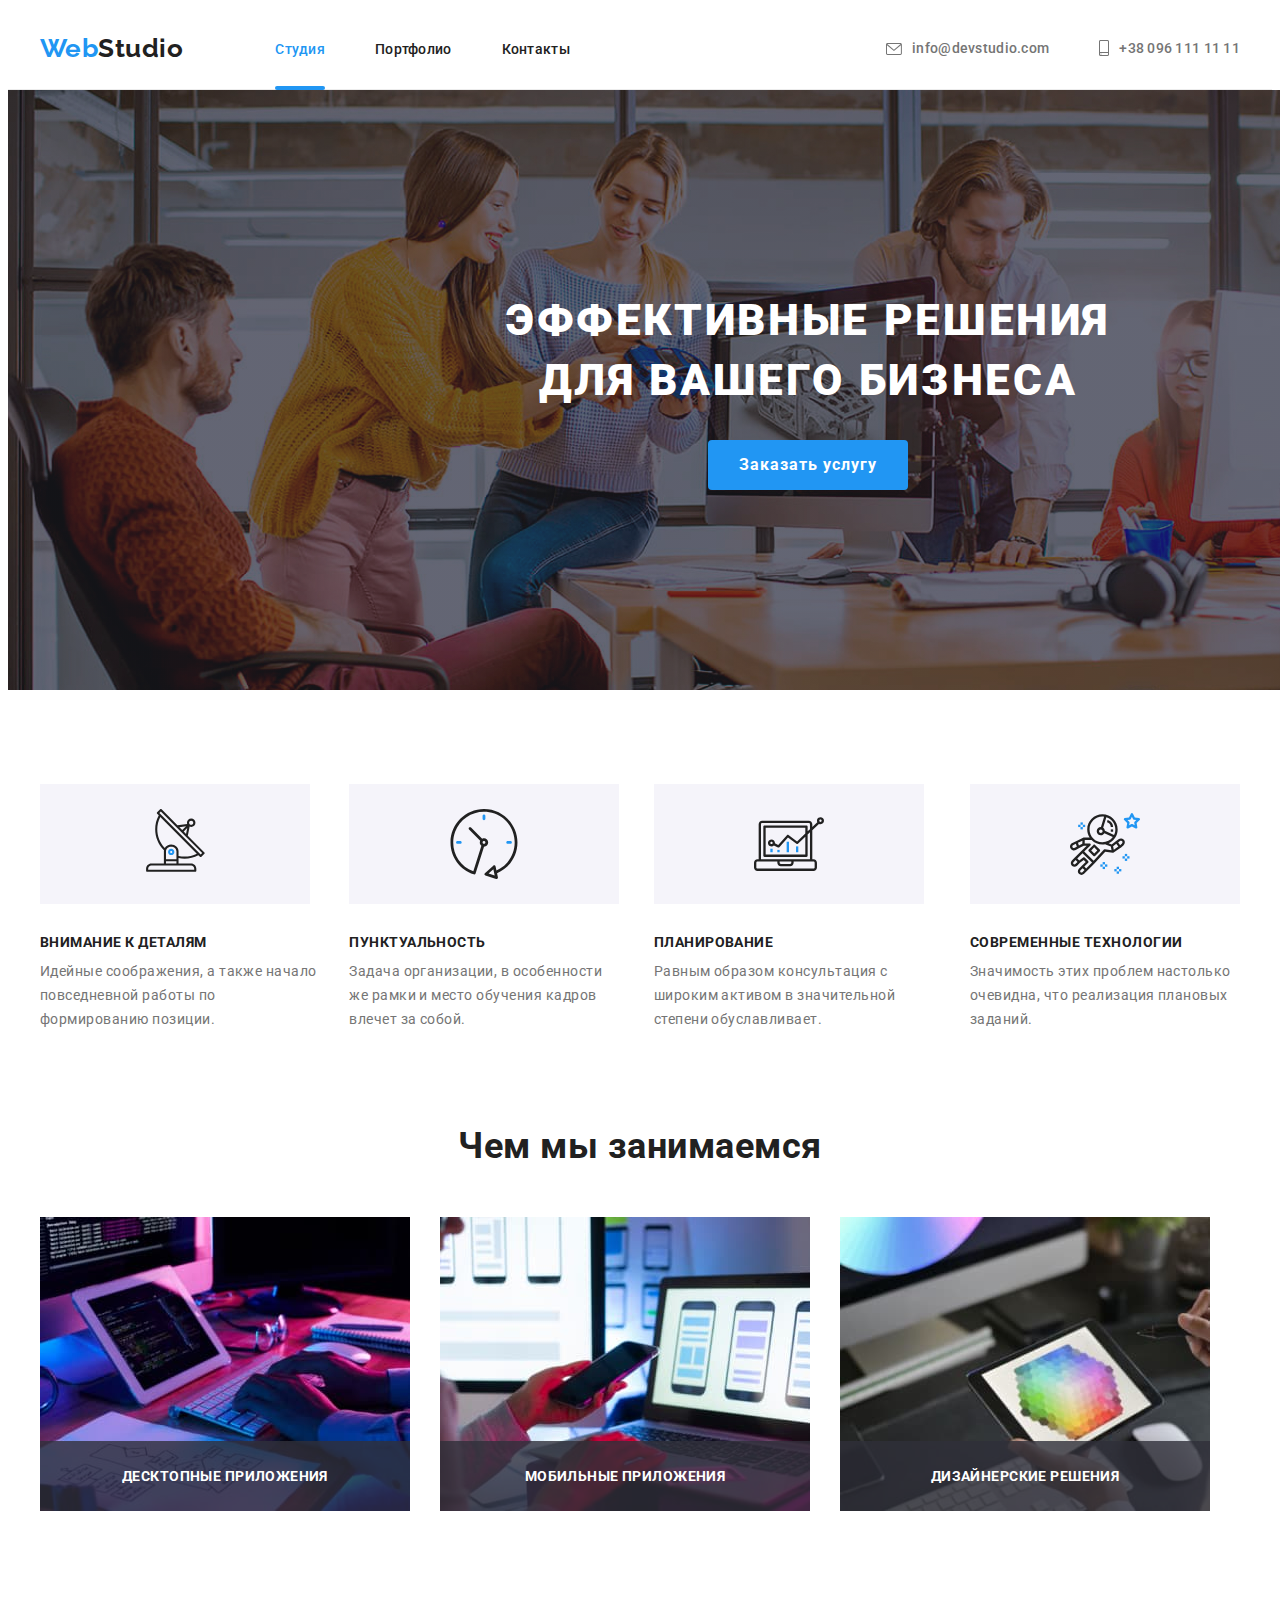
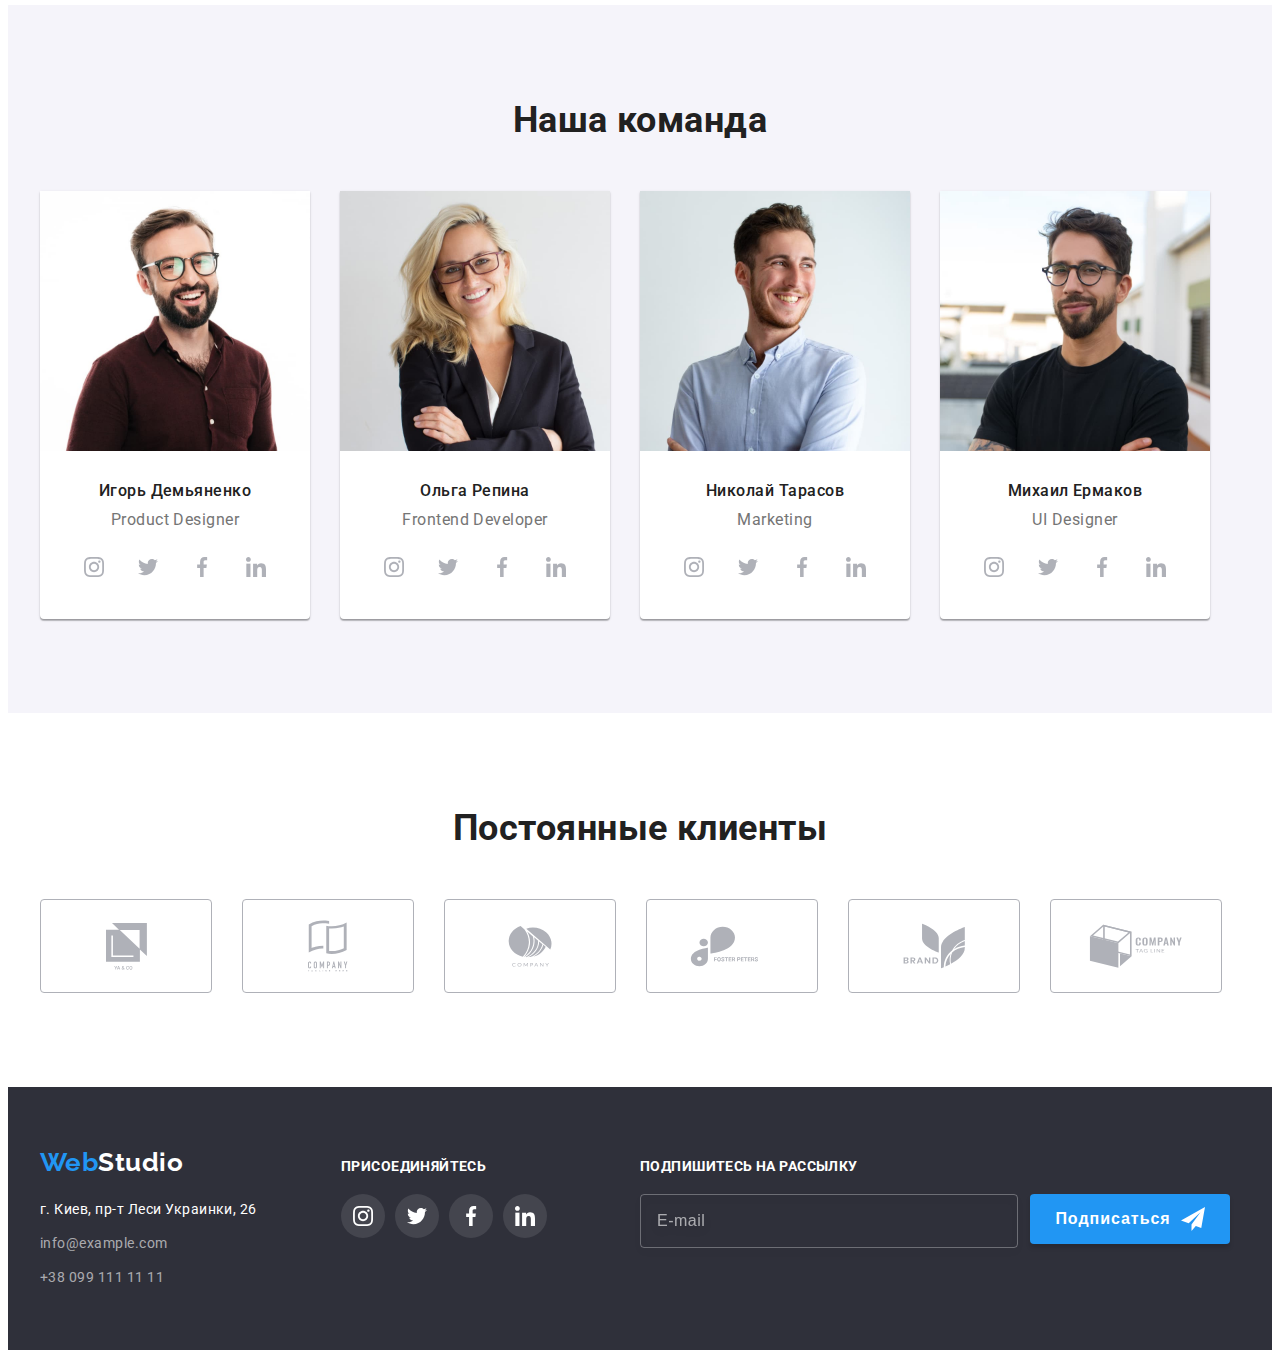
<file: index.html>
<!-- ОНО -->
<!DOCTYPE html>
<html lang="ru">
  <head>
    <meta charset="UTF-8" />
    <meta http-equiv="X-UA-Compatible" content="IE=edge" />
    <meta name="viewport" content="width=device-width, initial-scale=1.0" />
    <title>Web Studio</title>
    <link rel="preconnect" href="https://fonts.googleapis.com" />
    <link rel="preconnect" href="https://fonts.gstatic.com" crossorigin />
    <link
      href="https://fonts.googleapis.com/css2?family=Raleway:wght@700&family=Roboto:wght@400;500;700;900&display=swap"
      rel="stylesheet"
    />
    <link
      rel="stylesheet"
      href="https://cdnjs.cloudflare.com/ajax/libs/modern-normalize/1.1.0/modern-normalize.min.css"
      integrity="sha512-wpPYUAdjBVSE4KJnH1VR1HeZfpl1ub8YT/NKx4PuQ5NmX2tKuGu6U/JRp5y+Y8XG2tV+wKQpNHVUX03MfMFn9Q=="
      crossorigin="anonymous"
      referrerpolicy="no-referrer"
    />
    <link rel="stylesheet" href="./css/main.min.css" />
  </head>

  <body>
    <header class="header">
      <div class="conteiner header-container">
        <div class="main-nav-logo">
          <a class="logo-link logo-main link" href=""
            ><span class="logo-link_color_main">Web</span>Studio</a
          >
          <nav class="main-nav">
            <ul class="list main-nav-list">
              <li class="main-nav-item">
                <a class="main-nav-link link active" href="./index.html">Студия</a>
              </li>
              <li class="main-nav-item">
                <a class="main-nav-link link" href="./portfolio.html">Портфолио</a>
              </li>
              <li class="main-nav-item"><a class="main-nav-link link" href="">Контакты</a></li>
            </ul>
          </nav>
        </div>
        <ul class="list contacts-list">
          <li class="contacts-item">
            <a class="contacts-link link contacts-link-envelope" href="mailto:info@devstudio.com"
              ><svg class="icon-contacts icon-contacts-envelope" width="16" height="12">
                <use href="./images/sprite.svg#envelope"></use>
              </svg>
              info@devstudio.com
            </a>
          </li>
          <li class="contacts-item">
            <a class="contacts-link link" href="tel:+380961111111"
              ><svg class="icon-contacts icon-contacts-smartphone" width="10" height="16">
                <use href="./images/sprite.svg#smartphone"></use>
              </svg>
              +38 096 111 11 11
            </a>
          </li>
        </ul>
      </div>
    </header>
    <main>
      <section class="hero">
        <div class="conteiner hero-container">
          <h1 class="hero-title">Эффективные решения для вашего бизнеса</h1>
          <button class="hero-button" type="button" data-modal-open>Заказать услугу</button>
        </div>
      </section>

      <!-- START ПО МЕТОДОЛОГИИ BEM -->
      <section class="section">
        <div class="conteiner">
          <h1 class="visually-hidden">Lorem ipsum dolor, sit amet consectetur adipisicing elit.</h1>
          <ul class="icons-list list">
            <li class="icons-list__item">
              <div class="img-box">
                <svg class="img-box__icons" width="70" height="70">
                  <use href="./images/sprite.svg#antenna-1"></use>
                </svg>
              </div>
              <h3 class="subtitle">Внимание к деталям</h3>
              <p class="text">
                Идейные соображения, а также начало повседневной работы по формированию позиции.
              </p>
            </li>
            <li class="icons-list__item">
              <div class="img-box">
                <svg class="img-box__icons" width="70" height="70">
                  <use href="./images/sprite.svg#clock-1"></use>
                </svg>
              </div>
              <h3 class="subtitle">Пунктуальность</h3>
              <p class="text">
                Задача организации, в особенности же рамки и место обучения кадров влечет за собой.
              </p>
            </li>
            <li class="icons-list__item">
              <div class="img-box">
                <svg class="img-box__icons" width="70" height="70">
                  <use href="./images/sprite.svg#diagram-1"></use>
                </svg>
              </div>
              <h3 class="subtitle">Планирование</h3>
              <p class="text">
                Равным образом консультация с широким активом в значительной степени обуславливает.
              </p>
            </li>
            <li class="icons-list__item">
              <div class="img-box">
                <svg class="img-box__icons" width="70" height="70">
                  <use href="./images/sprite.svg#astronaut-1"></use>
                </svg>
              </div>
              <h3 class="subtitle">Современные технологии</h3>
              <p class="text">
                Значимость этих проблем настолько очевидна, что реализация плановых заданий.
              </p>
            </li>
          </ul>
        </div>
      </section>
      <!-- END ПО МЕТОДОЛОГИИ BEM -->

      <section class="section section-intro">
        <div class="conteiner">
          <h2 class="title_margin-b_50 title">Чем мы занимаемся</h2>
          <ul class="list list-intro-img">
            <li class="intro-img-item">
              <img
                class="intro-img"
                src="./images/img-1.jpg"
                alt="написание кода"
                width="370"
                height="294"
              />
              <p class="intro-text-overlay">Десктопные приложения</p>
            </li>
            <li class="intro-img-item">
              <img
                class="intro-img"
                src="./images/img-2.jpg"
                alt="разработка дизайна"
                width="370"
                height="294"
              />
              <p class="intro-text-overlay">Мобильные приложения</p>
            </li>
            <li class="intro-img-item">
              <img
                class="intro-img"
                src="./images/img-3.jpg"
                alt="палитра подбора цветов"
                width="370"
                height="294"
              />
              <p class="intro-text-overlay">Дизайнерские решения</p>
            </li>
          </ul>
        </div>
      </section>

      <!-- START ПО МЕТОДОЛОГИИ BEM -->
      <section class="section section-command">
        <div class="conteiner">
          <h2 class="title title_margin-b_50">Наша команда</h2>
          <ul class="command-list command-list_gap_30 list">
            <li class="command-list__item">
              <img src="./images/img-2-1.jpg" alt="молодой мужчина" width="270" height="260" />
              <div class="command-name">
                <h3 class="command-name__subtitle">Игорь Демьяненко</h3>
                <p class="command-name__text" lang="en">Product Designer</p>
                <ul class="command-icon-list command-icon-list_gap_10 list">
                  <li>
                    <a href="" class="command-icon-list__link link">
                      <svg class="command-icon-list__icon" width="20" height="20">
                        <use href="./images/sprite.svg#instagram"></use>
                      </svg>
                    </a>
                  </li>
                  <li>
                    <a href="" class="command-icon-list__link link">
                      <svg class="command-icon-list__icon" width="20" height="20">
                        <use href="./images/sprite.svg#twitter"></use>
                      </svg>
                    </a>
                  </li>
                  <li>
                    <a href="" class="command-icon-list__link link">
                      <svg class="command-icon-list__icon" width="20" height="20">
                        <use href="./images/sprite.svg#facebook"></use>
                      </svg>
                    </a>
                  </li>
                  <li>
                    <a href="" class="command-icon-list__link link">
                      <svg class="command-icon-list__icon" width="20" height="20">
                        <use href="./images/sprite.svg#linkedin"></use>
                      </svg>
                    </a>
                  </li>
                </ul>
              </div>
            </li>
            <li class="command-list__item">
              <img src="./images/img-2-2.jpg" alt="молодая женщина" width="270" height="260" />
              <div class="command-name">
                <h3 class="command-name__subtitle">Ольга Репина</h3>
                <p class="command-name__text" lang="en">Frontend Developer</p>
                <ul class="command-icon-list command-icon-list_gap_10 list">
                  <li>
                    <a href="" class="command-icon-list__link link">
                      <svg class="command-icon-list__icon" width="20" height="20">
                        <use href="./images/sprite.svg#instagram"></use>
                      </svg>
                    </a>
                  </li>
                  <li>
                    <a href="" class="command-icon-list__link link">
                      <svg class="command-icon-list__icon" width="20" height="20">
                        <use href="./images/sprite.svg#twitter"></use>
                      </svg>
                    </a>
                  </li>
                  <li>
                    <a href="" class="command-icon-list__link link">
                      <svg class="command-icon-list__icon" width="20" height="20">
                        <use href="./images/sprite.svg#facebook"></use>
                      </svg>
                    </a>
                  </li>
                  <li>
                    <a href="" class="command-icon-list__link link">
                      <svg class="command-icon-list__icon" width="20" height="20">
                        <use href="./images/sprite.svg#linkedin"></use>
                      </svg>
                    </a>
                  </li>
                </ul>
              </div>
            </li>
            <li class="command-list__item">
              <img src="./images/img-2-3.jpg" alt="молодой мужчина" width="270" height="260" />
              <div class="command-name">
                <h3 class="command-name__subtitle">Николай Тарасов</h3>
                <p class="command-name__text" lang="en">Marketing</p>
                <ul class="command-icon-list command-icon-list_gap_10 list">
                  <li>
                    <a href="" class="link command-icon-list__link">
                      <svg class="command-icon-list__icon" width="20" height="20">
                        <use href="./images/sprite.svg#instagram"></use>
                      </svg>
                    </a>
                  </li>
                  <li>
                    <a href="" class="link command-icon-list__link">
                      <svg class="command-icon-list__icon" width="20" height="20">
                        <use href="./images/sprite.svg#twitter"></use>
                      </svg>
                    </a>
                  </li>
                  <li>
                    <a href="" class="link command-icon-list__link">
                      <svg class="command-icon-list__icon" width="20" height="20">
                        <use href="./images/sprite.svg#facebook"></use>
                      </svg>
                    </a>
                  </li>
                  <li>
                    <a href="" class="link command-icon-list__link">
                      <svg class="command-icon-list__icon" width="20" height="20">
                        <use href="./images/sprite.svg#linkedin"></use>
                      </svg>
                    </a>
                  </li>
                </ul>
              </div>
            </li>
            <li class="command-list__item">
              <img src="./images/img-2-4.jpg" alt="молодой мужчина" width="270" height="260" />
              <div class="command-name">
                <h3 class="command-name__subtitle">Михаил Ермаков</h3>
                <p class="command-name__text" lang="en">UI Designer</p>
                <ul class="command-icon-list command-icon-list_gap_10 list">
                  <li>
                    <a href="" class="link command-icon-list__link">
                      <svg class="command-icon-list__icon" width="20" height="20">
                        <use href="./images/sprite.svg#instagram"></use>
                      </svg>
                    </a>
                  </li>
                  <li>
                    <a href="" class="link command-icon-list__link">
                      <svg class="command-icon-list__icon" width="20" height="20">
                        <use href="./images/sprite.svg#twitter"></use>
                      </svg>
                    </a>
                  </li>
                  <li>
                    <a href="" class="link command-icon-list__link">
                      <svg class="command-icon-list__icon" width="20" height="20">
                        <use href="./images/sprite.svg#facebook"></use>
                      </svg>
                    </a>
                  </li>
                  <li>
                    <a href="" class="link command-icon-list__link">
                      <svg class="command-icon-list__icon" width="20" height="20">
                        <use href="./images/sprite.svg#linkedin"></use>
                      </svg>
                    </a>
                  </li>
                </ul>
              </div>
            </li>
          </ul>
        </div>
      </section>
      <!-- END ПО МЕТОДОЛОГИИ BEM -->

      <section class="section">
        <div class="conteiner">
          <h2 class="title_margin-b_50 title">Постоянные клиенты</h2>
          <ul class="clients-icon-list list">
            <li class="clients-item">
              <a href="" class="link clients-link">
                <svg class="clients-icon" width="41" height="47">
                  <use href="./images/sprite.svg#group"></use>
                </svg>
              </a>
            </li>
            <li class="clients-item">
              <a href="" class="link clients-link">
                <svg class="clients-icon" width="40" height="52">
                  <use href="./images/sprite.svg#group-1"></use>
                </svg>
              </a>
            </li>
            <li class="clients-item">
              <a href="" class="link clients-link">
                <svg class="clients-icon" width="44" height="42">
                  <use href="./images/sprite.svg#group-2"></use>
                </svg>
              </a>
            </li>
            <li class="clients-item">
              <a href="" class="link clients-link">
                <svg class="clients-icon" width="85" height="41">
                  <use href="./images/sprite.svg#group-3"></use>
                </svg>
              </a>
            </li>
            <li class="clients-item">
              <a href="" class="link clients-link">
                <svg class="clients-icon" width="63" height="46">
                  <use href="./images/sprite.svg#group-4"></use>
                </svg>
              </a>
            </li>
            <li class="clients-item">
              <a href="" class="link clients-link">
                <svg class="clients-icon" width="94" height="44">
                  <use href="./images/sprite.svg#group-5"></use>
                </svg>
              </a>
            </li>
          </ul>
        </div>
      </section>
    </main>
    <footer class="footer">
      <div class="all-footer-wrapper conteiner">
        <div class="footer-address">
          <a class="logo-link logo-footer link" href=""
            ><span class="logo-link_color_main">Web</span>Studio</a
          >
          <address class="address">
            <p class="address-place">г. Киев, пр-т Леси Украинки, 26</p>
            <ul class="address-list list">
              <li class="address-item">
                <a class="address-link link" href="mailto:info@example.com">info@example.com</a>
              </li>
              <li class="address-item">
                <a class="address-link link" href="tel:+380991111111">+38 099 111 11 11</a>
              </li>
            </ul>
          </address>
        </div>
        <div class="footer-icon">
          <p class="footer-text">Присоединяйтесь</p>
          <ul class="footer-icon-list list">
            <li class="footer-icon-item">
              <a href="" class="link footer-icon-link">
                <svg class="footer-icon-img" width="20" height="20">
                  <use href="./images/sprite.svg#instagram"></use>
                </svg>
              </a>
            </li>
            <li class="footer-icon-item">
              <a href="" class="link footer-icon-link">
                <svg class="footer-icon-img" width="20" height="20">
                  <use href="./images/sprite.svg#twitter"></use>
                </svg>
              </a>
            </li>
            <li class="footer-icon-item">
              <a href="" class="link footer-icon-link">
                <svg class="footer-icon-img" width="20" height="20">
                  <use href="./images/sprite.svg#facebook"></use>
                </svg>
              </a>
            </li>
            <li class="footer-icon-item">
              <a href="" class="link footer-icon-link">
                <svg class="footer-icon-img" width="20" height="20">
                  <use href="./images/sprite.svg#linkedin"></use>
                </svg>
              </a>
            </li>
          </ul>
        </div>
        <div class="footer-form-wrapper">
          <p class="footer-text">Подпишитесь на рассылку</p>
          <form class="footer-form">
            <input class="email-footer" type="email" name="email-footer" placeholder="E-mail" />
            <button type="submit" class="subscribe-btn-footer">
              Подписаться
              <svg class="footer-icon-btn" width="24" height="24">
                <use href="./images/sprite.svg#icon-send"></use>
              </svg>
            </button>
          </form>
        </div>
      </div>
    </footer>
    <div class="backdrop is-hidden" data-modal>
      <div class="modal">
        <button class="modal-close-button button" type="button" data-modal-close>
          <svg class="close-icon" width="18" height="18">
            <use href="./images/sprite.svg#icon-close-black"></use>
          </svg>
        </button>
        <form class="modal-form">
          <p class="modal-form-title">Оставьте свои данные, мы вам перезвоним</p>
          <label class="modal-form-field">
            <span class="modal-form-field-text">Имя</span>
            <span class="modal-form-wrapper">
              <input class="modal-form-input" type="text" name="name" />
              <svg class="modal-form-icon" width="18" height="18">
                <use href="./images/sprite.svg#person-modal-form"></use>
              </svg>
            </span>
          </label>
          <label class="modal-form-field">
            <span class="modal-form-field-text">Телефон</span>
            <span class="modal-form-wrapper">
              <input class="modal-form-input" type="tel" name="phone" />
              <svg class="modal-form-icon" width="18" height="18">
                <use href="./images/sprite.svg#phone-modal-form"></use>
              </svg>
            </span>
          </label>
          <label class="modal-form-field">
            <span class="modal-form-field-text">Почта</span>
            <span class="modal-form-wrapper">
              <input class="modal-form-input" type="email" name="email" />
              <svg class="modal-form-icon" width="18" height="18">
                <use href="./images/sprite.svg#email-modal-form"></use>
              </svg>
            </span>
          </label>
          <label class="modal-form-field-com">
            <span class="modal-form-field-text"> Комментарий</span>
            <textarea
              class="modal-form-input textarea-form-input"
              name="comment"
              placeholder="Введите текст"
            ></textarea>
          </label>
          <div class="policy-wrapper">
            <input
              class="policy-checkbox-input"
              type="checkbox"
              id="policy-checkbox"
              name="policy-checkbox"
            />
            <label class="policy-checkbox-text" for="policy-checkbox">
              Соглашаюсь с рассылкой и принимаю&nbsp;
              <a class="link policy-checkbox-link" href=""
                ><span class="policy-checkbox-link-class"> Условия договора</span></a
              >
            </label>
          </div>
          <button class="button-submit-input" type="submit">Отправить</button>
        </form>
      </div>
    </div>
    <script src="./modal.js"></script>
  </body>
</html>
</file>
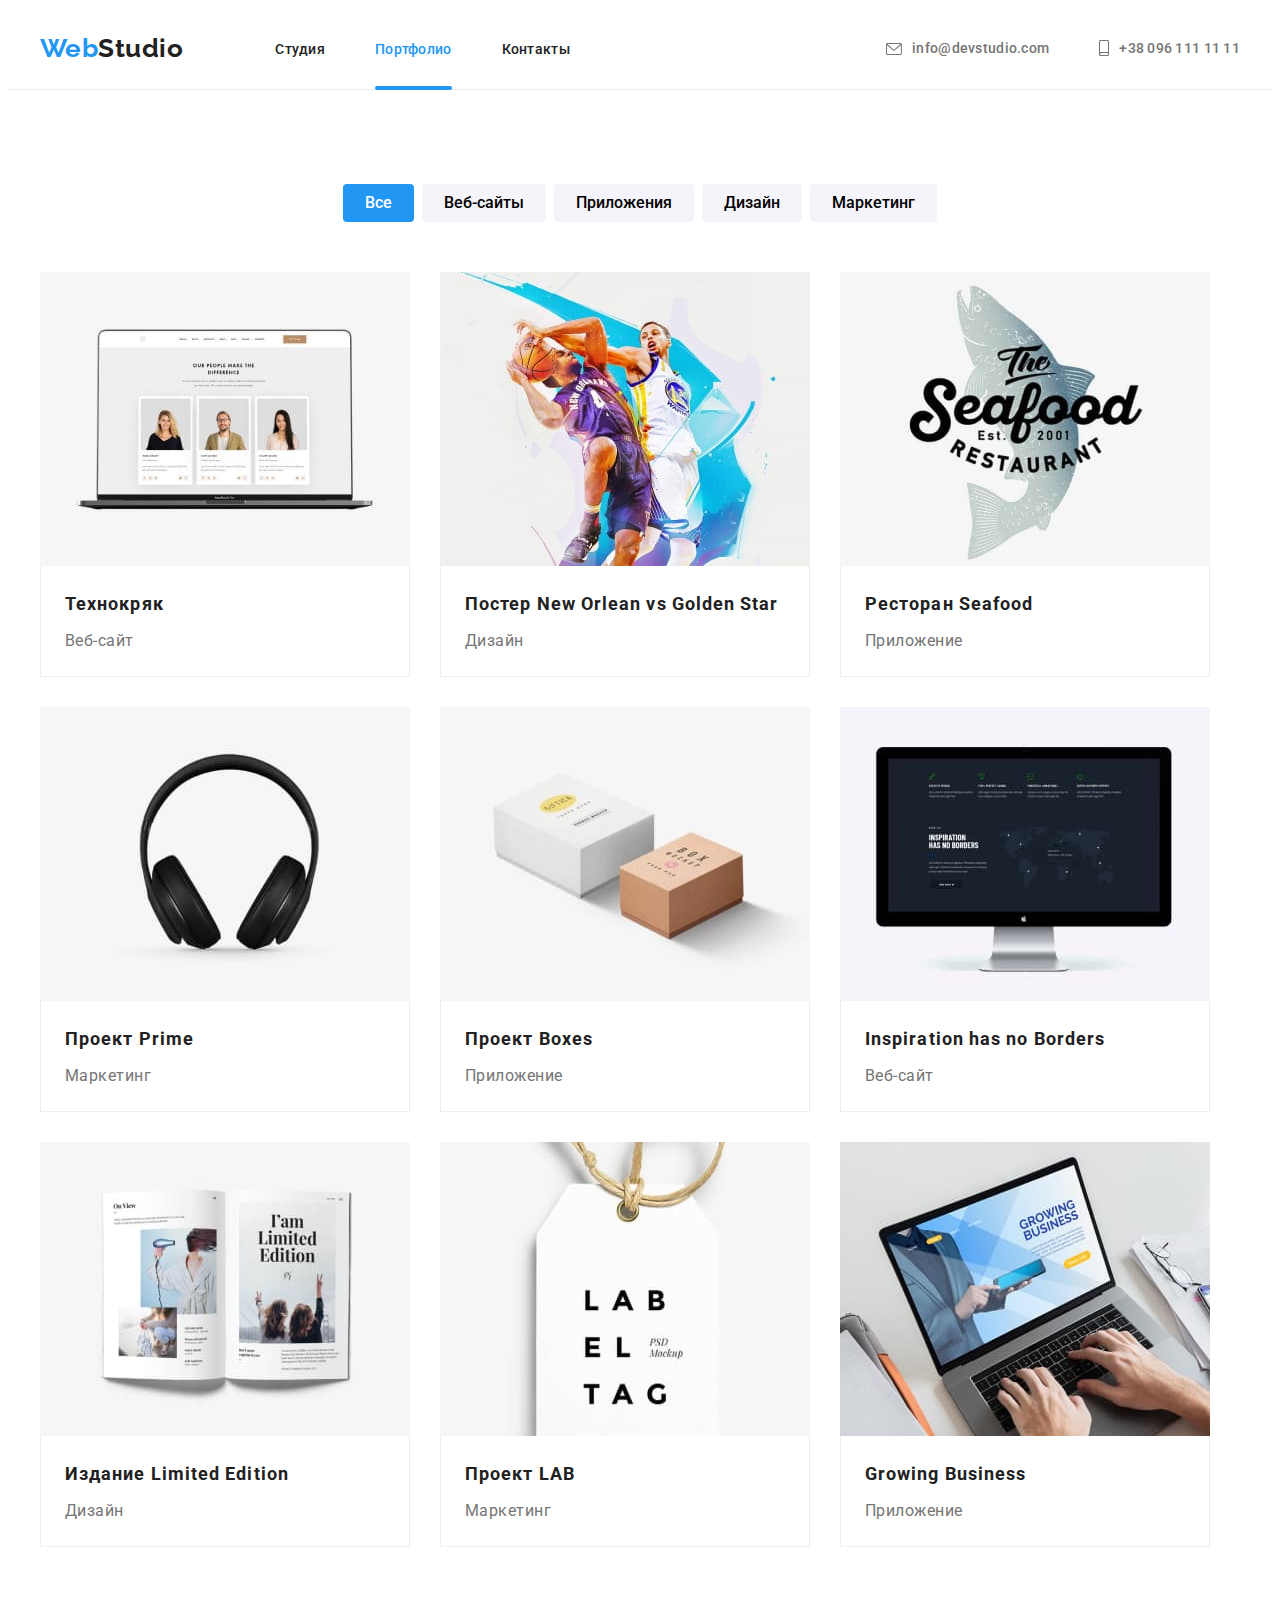
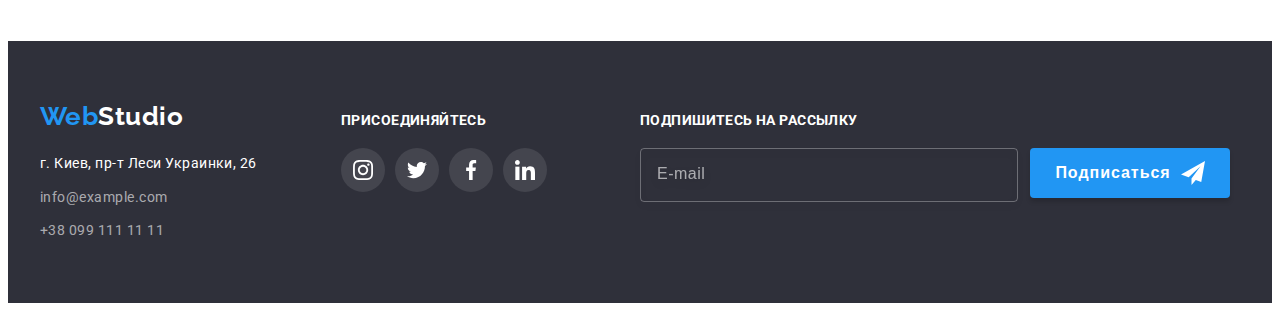
<file: portfolio.html>
<!DOCTYPE html>
<html lang="ru">
  <head>
    <meta charset="UTF-8" />
    <meta http-equiv="X-UA-Compatible" content="IE=edge" />
    <meta name="viewport" content="width=device-width, initial-scale=1.0" />
    <title>Web Studio</title>
    <link
      href="https://fonts.googleapis.com/css2?family=Raleway:wght@700&family=Roboto:wght@400;500;700;900&display=swap"
      rel="stylesheet"
    />
    <link
      rel="stylesheet"
      href="https://cdnjs.cloudflare.com/ajax/libs/modern-normalize/1.1.0/modern-normalize.min.css"
      integrity="sha512-wpPYUAdjBVSE4KJnH1VR1HeZfpl1ub8YT/NKx4PuQ5NmX2tKuGu6U/JRp5y+Y8XG2tV+wKQpNHVUX03MfMFn9Q=="
      crossorigin="anonymous"
      referrerpolicy="no-referrer"
    />
    <link rel="stylesheet" href="./css/main.min.css" />
  </head>

  <body>
    <header class="header">
      <div class="conteiner header-container">
        <div class="main-nav-logo">
          <a class="logo-link logo-main link" href=""
            ><span class="logo-link_color_main">Web</span>Studio</a
          >
          <nav class="main-nav">
            <ul class="list main-nav-list">
              <li class="main-nav-item">
                <a class="main-nav-link link" href="./index.html">Студия</a>
              </li>
              <li class="main-nav-item">
                <a class="main-nav-link link active" href="./portfolio.html">Портфолио</a>
              </li>
              <li class="main-nav-item"><a class="main-nav-link link" href="">Контакты</a></li>
            </ul>
          </nav>
        </div>
        <ul class="list contacts-list">
          <li class="contacts-item">
            <a class="contacts-link link contacts-link-envelope" href="mailto:info@devstudio.com"
              ><svg class="icon-contacts icon-contacts-envelope" width="16" height="12">
                <use href="./images/sprite.svg#envelope"></use>
              </svg>
              info@devstudio.com
            </a>
          </li>
          <li class="contacts-item">
            <a class="contacts-link link" href="tel:+380961111111"
              ><svg class="icon-contacts icon-contacts-smartphone" width="10" height="16">
                <use href="./images/sprite.svg#smartphone"></use>
              </svg>
              +38 096 111 11 11
            </a>
          </li>
        </ul>
      </div>
    </header>

    <main>
      <section class="section">
        <div class="conteiner">
          <h1 class="visually-hidden">Lorem ipsum dolor, sit amet consectetur adipisicing elit.</h1>
          <ul class="list portfolio-btn-list">
            <li class="portfolio-item"><button class="active-button" type="button">Все</button></li>
            <li class="portfolio-item">
              <button class="button-portfolio" type="button">Веб-сайты</button>
            </li>
            <li class="portfolio-item">
              <button class="button-portfolio" type="button">Приложения</button>
            </li>
            <li class="portfolio-item">
              <button class="button-portfolio" type="button">Дизайн</button>
            </li>
            <li class="portfolio-item">
              <button class="button-portfolio" type="button">Маркетинг</button>
            </li>
          </ul>
          <ul class="list portfolio-img-list">
            <li class="portfolio-img-item">
              <a class="link portfolio-img-link" href="">
                <div class="portfolio-img-wrapper">
                  <img
                    src="./images/second-1.jpg"
                    alt="Ноутбук с изображением людей"
                    width="370"
                    height="294"
                  />
                  <p class="all-text-overlay">
                    Ресурс предлагает комплексные предложения с разным уровнем функционала и
                    сервисов. Все это позволит посетителю получить исчерпывающие сведения о компании
                    или частном лице.
                  </p>
                </div>
                <div class="poster-description">
                  <h3 class="all-subtitle">Технокряк</h3>
                  <p class="all-text">Веб-сайт</p>
                </div>
              </a>
            </li>
            <li class="portfolio-img-item">
              <a class="link portfolio-img-link" href="">
                <div class="portfolio-img-wrapper">
                  <img
                    src="./images/second-2.jpg"
                    alt="Постер с баткетболистами"
                    width="370"
                    height="294"
                  />
                  <p class="all-text-overlay">
                    Ресурс предлагает комплексные предложения с разным уровнем функционала и
                    сервисов. Все это позволит посетителю получить исчерпывающие сведения о компании
                    или частном лице.
                  </p>
                </div>
                <div class="poster-description">
                  <h3 class="all-subtitle">
                    Постер <span lang="en">New Orlean vs Golden Star</span>
                  </h3>
                  <p class="all-text">Дизайн</p>
                </div>
              </a>
            </li>
            <li class="portfolio-img-item">
              <a class="link portfolio-img-link" href="">
                <div class="portfolio-img-wrapper">
                  <img src="./images/second-3.jpg" alt="Лого ресторана" width="370" height="294" />
                  <p class="all-text-overlay">
                    Ресурс предлагает комплексные предложения с разным уровнем функционала и
                    сервисов. Все это позволит посетителю получить исчерпывающие сведения о компании
                    или частном лице.
                  </p>
                </div>
                <div class="poster-description">
                  <h3 class="all-subtitle">Ресторан <span>Seafood</span></h3>
                  <p class="all-text">Приложение</p>
                </div>
              </a>
            </li>
            <li class="portfolio-img-item">
              <a class="link portfolio-img-link" href="">
                <div class="portfolio-img-wrapper">
                  <img src="./images/second-4.jpg" alt="Наушники" width="370" height="294" />
                  <p class="all-text-overlay">
                    Ресурс предлагает комплексные предложения с разным уровнем функционала и
                    сервисов. Все это позволит посетителю получить исчерпывающие сведения о компании
                    или частном лице.
                  </p>
                </div>
                <div class="poster-description">
                  <h3 class="all-subtitle">Проект <span>Prime</span></h3>
                  <p class="all-text">Маркетинг</p>
                </div>
              </a>
            </li>
            <li class="portfolio-img-item">
              <a class="link portfolio-img-link" href="">
                <div class="portfolio-img-wrapper">
                  <img src="./images/second-5.jpg" alt="Коробки" width="370" height="294" />
                  <p class="all-text-overlay">
                    Ресурс предлагает комплексные предложения с разным уровнем функционала и
                    сервисов. Все это позволит посетителю получить исчерпывающие сведения о компании
                    или частном лице.
                  </p>
                </div>
                <div class="poster-description">
                  <h3 class="all-subtitle">Проект <span>Boxes</span></h3>
                  <p class="all-text">Приложение</p>
                </div>
              </a>
            </li>
            <li class="portfolio-img-item">
              <a class="link portfolio-img-link" href="">
                <div class="portfolio-img-wrapper">
                  <img
                    src="./images/second-6.jpg"
                    alt="Веб-сайт на мониторе"
                    width="370"
                    height="294"
                  />
                  <p class="all-text-overlay">
                    Ресурс предлагает комплексные предложения с разным уровнем функционала и
                    сервисов. Все это позволит посетителю получить исчерпывающие сведения о компании
                    или частном лице.
                  </p>
                </div>
                <div class="poster-description">
                  <h3 class="all-subtitle" lang="en">Inspiration has no Borders</h3>
                  <p class="all-text">Веб-сайт</p>
                </div>
              </a>
            </li>
            <li class="portfolio-img-item">
              <a class="link portfolio-img-link" href="">
                <div class="portfolio-img-wrapper">
                  <img src="./images/second-7.jpg" alt="Разворот журнал" width="370" height="294" />
                  <p class="all-text-overlay">
                    Ресурс предлагает комплексные предложения с разным уровнем функционала и
                    сервисов. Все это позволит посетителю получить исчерпывающие сведения о компании
                    или частном лице.
                  </p>
                </div>
                <div class="poster-description">
                  <h3 class="all-subtitle">Издание <span>Limited Edition</span></h3>
                  <p class="all-text">Дизайн</p>
                </div>
              </a>
            </li>
            <li class="portfolio-img-item">
              <a class="link portfolio-img-link" href="">
                <div class="portfolio-img-wrapper">
                  <img src="./images/second-8.jpg" alt="Бирка от одежды" width="370" height="294" />
                  <p class="all-text-overlay">
                    Ресурс предлагает комплексные предложения с разным уровнем функционала и
                    сервисов. Все это позволит посетителю получить исчерпывающие сведения о компании
                    или частном лице.
                  </p>
                </div>
                <div class="poster-description">
                  <h3 class="all-subtitle">Проект <span>LAB</span></h3>
                  <p class="all-text">Маркетинг</p>
                </div>
              </a>
            </li>
            <li class="portfolio-img-item">
              <a class="link portfolio-img-link" href="">
                <div class="portfolio-img-wrapper">
                  <img
                    src="./images/second-9.jpg"
                    alt="Мужчина печатает на ноутбуке"
                    width="370"
                    height="294"
                  />
                  <p class="all-text-overlay">
                    Ресурс предлагает комплексные предложения с разным уровнем функционала и
                    сервисов. Все это позволит посетителю получить исчерпывающие сведения о компании
                    или частном лице.
                  </p>
                </div>
                <div class="poster-description">
                  <h3 class="all-subtitle" lang="en">Growing Business</h3>
                  <p class="all-text">Приложение</p>
                </div>
              </a>
            </li>
          </ul>
        </div>
      </section>
    </main>
    <footer class="footer">
      <div class="all-footer-wrapper conteiner">
        <div class="footer-address">
          <a class="logo-link logo-footer link" href=""
            ><span class="logo-link_color_main">Web</span>Studio</a
          >
          <address class="address">
            <p class="address-place">г. Киев, пр-т Леси Украинки, 26</p>
            <ul class="address-list list">
              <li class="address-item">
                <a class="address-link link" href="mailto:info@example.com">info@example.com</a>
              </li>
              <li class="address-item">
                <a class="address-link link" href="tel:+380991111111">+38 099 111 11 11</a>
              </li>
            </ul>
          </address>
        </div>
        <div class="footer-icon">
          <p class="footer-text">Присоединяйтесь</p>
          <ul class="footer-icon-list list">
            <li class="footer-icon-item">
              <a href="" class="link footer-icon-link">
                <svg class="footer-icon-img" width="20" height="20">
                  <use href="./images/sprite.svg#instagram"></use>
                </svg>
              </a>
            </li>
            <li class="footer-icon-item">
              <a href="" class="link footer-icon-link">
                <svg class="footer-icon-img" width="20" height="20">
                  <use href="./images/sprite.svg#twitter"></use>
                </svg>
              </a>
            </li>
            <li class="footer-icon-item">
              <a href="" class="link footer-icon-link">
                <svg class="footer-icon-img" width="20" height="20">
                  <use href="./images/sprite.svg#facebook"></use>
                </svg>
              </a>
            </li>
            <li class="footer-icon-item">
              <a href="" class="link footer-icon-link">
                <svg class="footer-icon-img" width="20" height="20">
                  <use href="./images/sprite.svg#linkedin"></use>
                </svg>
              </a>
            </li>
          </ul>
        </div>
        <div class="footer-form-wrapper">
          <p class="footer-text">Подпишитесь на рассылку</p>
          <form class="footer-form">
            <input class="email-footer" type="email" name="email-footer" placeholder="E-mail" />
            <button type="submit" class="subscribe-btn-footer">
              Подписаться
              <svg class="footer-icon-btn" width="24" height="24">
                <use href="./images/sprite.svg#icon-send"></use>
              </svg>
            </button>
          </form>
        </div>
      </div>
    </footer>
  </body>
</html>
</file>
<file: css/main.min.css>
:root{--main-color: #2196f3;--second-color: #757575;--standart-white: #ffffff;--background-gray: #f5f4fa;--poster-bg-color: #eeeeee;--clients-and-command-icons: #afb1b8;--footer-bg-color: #2f303a;--header-line: #ececec;--hero-active-btn: #188ce8;--lite-black: #212121;--main-font: "Roboto", sans-serif;--logo-font: "Raleway", sans-serif}.visually-hidden{position:absolute;white-space:nowrap;width:1px;height:1px;overflow:hidden;border:0;padding:0;clip:rect(0 0 0 0);clip-path:inset(50%);margin:-1px}.subscribe-btn-footer,.footer-icon-link,.clients-link,.command-icon-list__link,.command-icon-list,.intro-text-overlay,.policy-checkbox-text,.modal-close-button{display:flex;justify-content:center;align-items:center}body{font-family:var(--main-font);letter-spacing:.03em;color:#212121}h1,h2,h3,p{margin-top:0;margin-bottom:0}ul{margin-top:0;margin-bottom:0;padding-left:0}img{display:block}.link{text-decoration:none;color:inherit}.list{list-style:none}.address{font-style:normal}.title{font-weight:700;font-size:36px;line-height:1.1666666667;text-align:center}.title_margin-b_50{margin-bottom:50px}.active{color:var(--main-color)}.active::after{display:block;content:"";background-color:var(--main-color);width:100%;height:4px;position:absolute;bottom:-1px;border-radius:2px}.active-button{font-weight:500;font-size:16px;line-height:1.625;font-family:inherit;text-align:center;cursor:pointer;background-color:var(--main-color);color:var(--standart-white);border:0;border-radius:4px;padding:6px 22px;transition:background-color 250ms cubic-bezier(0.4, 0, 0.2, 1),box-shadow 250ms cubic-bezier(0.4, 0, 0.2, 1)}.active-button:hover,.active-button:focus{box-shadow:0px 3px 1px rgba(0,0,0,.1),0px 1px 2px rgba(0,0,0,.08),0px 2px 2px rgba(0,0,0,.12)}.conteiner{width:1200px;margin-right:auto;margin-left:auto;padding-left:15px;padding-right:15px}.section{padding-top:94px;padding-bottom:94px}.section-intro{padding-top:0}.section-command{background-color:var(--background-gray)}.logo-link{font-weight:700;font-size:26px;line-height:1.1923076923;font-family:var(--logo-font);margin-right:92px}.logo-link>.logo-link_color_main{color:var(--main-color)}.main-nav-logo{display:flex;align-items:center}.logo-main{padding:25px 0px}.logo-footer{color:var(--standart-white);margin-right:0}.contacts-link{display:flex;font-weight:500;font-size:14px;line-height:1.15;letter-spacing:.02em;color:var(--second-color);padding:32px 0px;transition:color 250ms cubic-bezier(0.4, 0, 0.2, 1),stroke 250ms cubic-bezier(0.4, 0, 0.2, 1)}.contacts-link:hover,.contacts-link:focus{color:var(--main-color);stroke:var(--main-color)}.contacts-item:not(:last-child){margin-right:50px}.contacts-list{display:flex}.icon-contacts{margin-right:10px;fill:var(--second-color)}.contacts-link-envelope{display:flex;align-items:center}.address-list{margin-top:10px}.address-link{font-size:14px;line-height:1.7;color:rgba(255,255,255,.6);transition:color 250ms cubic-bezier(0.4, 0, 0.2, 1)}.address-link:hover,.address-link:focus{color:var(--standart-white)}.address-item:not(:first-child){margin-top:10px}.backdrop{position:fixed;top:0;left:0;width:100vw;height:100vh;background-color:rgba(0,0,0,.2);transition:opacity 250ms cubic-bezier(0.4, 0, 0.2, 1),visibility 250ms cubic-bezier(0.4, 0, 0.2, 1)}.backdrop.is-hidden{opacity:0;visibility:hidden;pointer-events:none}.modal{position:absolute;top:50%;left:50%;transform:translate(-50%, -50%);width:528px;height:580px;box-shadow:0px 1px 3px rgba(0,0,0,.12),0px 1px 1px rgba(0,0,0,.14),0px 2px 1px rgba(0,0,0,.2);border-radius:4px;background-color:var(--standart-white)}.modal-form{padding:40px}.modal-close-button{position:absolute;top:8px;right:8px;border:solid 1px rgba(0,0,0,.1);border-radius:50%;background-color:rgba(0,0,0,0);width:30px;height:30px;padding:0;transition:fill 250ms cubic-bezier(0.4, 0, 0.2, 1)}.modal-close-button:hover,.modal-close-button:focus{cursor:pointer;fill:var(--main-color)}.modal-form-title{font-weight:700;font-size:20px;line-height:1.15;text-align:center;letter-spacing:.03em;margin-bottom:12px;color:var(--lite-black)}.modal-form-input{width:100%;height:40px;border:1px solid rgba(33,33,33,.2);border-radius:4px;outline:none;padding-left:42px;transition:border-color 250ms cubic-bezier(0.4, 0, 0.2, 1)}.modal-form-input:focus{border-color:var(--main-color)}.modal-form-icon{position:absolute;top:50%;left:12px;transform:translateY(-50%);transition:border-color 250ms cubic-bezier(0.4, 0, 0.2, 1)}.modal-form-input:focus+.modal-form-icon{fill:var(--main-color);transition:fill 250ms cubic-bezier(0.4, 0, 0.2, 1)}.modal-form-field-com{display:block;margin-bottom:15px}.textarea-form-input{resize:none;height:120px;padding:12px 16px;font-size:12px;line-height:1.16;letter-spacing:.01em}.textarea-form-input::placeholder{font-size:12px;line-height:1.16;letter-spacing:.01em;color:rgba(117,117,117,.5)}.modal-form-field{display:block;margin-bottom:10px}.modal-form-field-text{display:block;margin-bottom:4px;font-size:12px;line-height:1.16;letter-spacing:.01em;color:var(--second-color)}.modal-form-wrapper{display:block;position:relative}.policy-checkbox-text{font-size:14px;line-height:1.71;letter-spacing:.03em;color:var(--second-color);margin-bottom:30px;cursor:pointer}.policy-checkbox-text::before{content:"";display:block;width:16px;height:15px;background-image:url("../images/vector-border.svg");background-repeat:no-repeat;margin-right:8px;cursor:pointer}.policy-checkbox-input:checked+.policy-checkbox-text::before{background-image:url("../images/icon-check.svg");border:1px solid var(--main-color);border-radius:2px;background-repeat:no-repeat;background-position:50% 50%}.policy-checkbox-input:focus+.policy-checkbox-text::before{outline:2px solid var(--main-color)}.policy-checkbox-link{color:var(--main-color)}.policy-checkbox-link-class{border-bottom:1px solid var(--main-color)}.policy-checkbox-input{position:absolute;overflow:hidden;width:0px;height:0px}.button-submit-input{display:block;margin:0 auto;width:200px;height:50px;padding:0;background-color:var(--main-color);box-shadow:0px 4px 4px rgba(0,0,0,.15);border-radius:4px;font-weight:700;font-size:16px;line-height:1.87;letter-spacing:.06em;text-align:center;color:var(--standart-white);border:none;cursor:pointer}.button-portfolio{font-weight:500;font-size:16px;line-height:1.625;font-family:inherit;text-align:center;cursor:pointer;background-color:var(--background-gray);border:0;border-radius:4px;padding:6px 22px;transition:background-color 250ms cubic-bezier(0.4, 0, 0.2, 1),box-shadow 250ms cubic-bezier(0.4, 0, 0.2, 1),color 250ms cubic-bezier(0.4, 0, 0.2, 1)}.button-portfolio:hover,.button-portfolio:focus{background-color:var(--main-color);color:var(--standart-white);box-shadow:0px 3px 1px rgba(0,0,0,.1),0px 1px 2px rgba(0,0,0,.08),0px 2px 2px rgba(0,0,0,.12)}.all-subtitle{font-weight:700;font-size:18px;line-height:2;letter-spacing:.06em}.all-text{font-size:16px;line-height:1.87;color:var(--second-color);margin-top:4px}.portfolio-btn-list{display:flex;justify-content:center}.portfolio-item:not(:last-child){margin-right:8px}.portfolio-img-list{display:flex;align-items:center;flex-wrap:wrap;margin-top:50px}.portfolio-img-item{background-color:var(--standart-white)}.portfolio-img-item:not(:nth-child(3n+3)){margin-right:30px}.portfolio-img-item:not(:nth-last-child(-n+3)){margin-bottom:30px}.portfolio-img-link{transition:box-shadow 250ms cubic-bezier(0.4, 0, 0.2, 1);outline:rgba(0,0,0,0)}.portfolio-img-link:hover,.portfolio-img-link:focus{display:block;box-shadow:0px 1px 1px rgba(0,0,0,.12),0px 4px 4px rgba(0,0,0,.06)}.poster-description{padding:20px 24px;border-bottom:1px solid var(--poster-bg-color);border-left:1px solid var(--poster-bg-color);border-right:1px solid var(--poster-bg-color)}.portfolio-img-wrapper{position:relative;overflow:hidden}.all-text-overlay{position:absolute;text-align:left;color:var(--standart-white);background-color:rgba(33,150,243,.9);padding:63px 24px;top:0;left:0;height:100%;width:100%;font-size:18px;line-height:1.5;letter-spacing:.03em;overflow:auto;transform:translateY(101%);transition:transform 250ms cubic-bezier(0.4, 0, 0.2, 1)}.portfolio-img-link:hover .all-text-overlay,.portfolio-img-link:focus .all-text-overlay{transform:translateY(0%)}.header{border-bottom:1px solid var(--header-line)}.header-container{display:flex;align-items:center;justify-content:space-between}.main-nav-item:not(:last-child){margin-right:50px}.main-nav-link{display:block;padding:32px 0px;transition:color 250ms cubic-bezier(0.4, 0, 0.2, 1);position:relative}.main-nav-link:hover,.main-nav-link:focus{color:var(--main-color)}.main-nav-list{display:flex;align-items:center}.main-nav{font-weight:500;font-size:14px;line-height:1.1428571429;letter-spacing:.02em}.hero{width:1600px;margin:0 auto;background-image:linear-gradient(rgba(47, 48, 58, 0.4), rgba(47, 48, 58, 0.4)),url(../images/Img-hero.jpg);background-size:cover;background-color:#2f303a;padding-top:200px;padding-bottom:200px}.hero-title{font-weight:900;font-size:44px;line-height:1.3636363636;text-align:center;letter-spacing:.06em;text-transform:uppercase;color:var(--standart-white);margin-left:auto;margin-right:auto;max-width:696px;margin-bottom:30px}.hero-button{display:block;font-weight:700;font-size:16px;line-height:1.875;text-align:center;letter-spacing:.06em;font-family:var(--main-font);color:var(--standart-white);background-color:var(--main-color);margin-left:auto;margin-right:auto;box-sizing:border-box;min-width:200px;height:50px;border:0;border-radius:4px;transition:background-color 250ms cubic-bezier(0.4, 0, 0.2, 1)}.hero-button:hover,.hero-button:focus{background-color:var(--hero-active-btn);cursor:pointer}.icons-list{display:flex;justify-content:space-between}.img-box{display:flex;width:270px;height:120px;background-color:var(--background-gray);justify-content:center;align-items:center;margin-bottom:30px}.img-box__icons{fill:var(--lite-black)}.subtitle{font-weight:700;font-size:14px;line-height:1.1428571429;text-transform:uppercase;margin-bottom:10px}.text{font-size:14px;line-height:1.7;color:var(--second-color)}.icons-list__item:not(:last-child){margin-right:30px}.list-intro-img{display:flex;gap:0 30px}.intro-img-item{position:relative}.intro-text-overlay{font-weight:700;font-size:14px;line-height:1.1428571429;letter-spacing:.03em;text-transform:uppercase;color:var(--standart-white);background-color:rgba(47,48,58,.8);width:370px;height:70px;position:absolute;bottom:0;left:0;margin:0}.command-list{display:flex;gap:30px}.command-list__item{background-color:var(--standart-white);box-shadow:0px 1px 3px rgba(0,0,0,.12),0px 1px 1px rgba(0,0,0,.14),0px 2px 1px rgba(0,0,0,.2);border-radius:0px 0px 4px 4px}.command-name{padding-top:30px;padding-bottom:30px}.command-name__subtitle{font-weight:500;font-size:16px;line-height:1.1875;text-align:center;margin-bottom:10px}.command-name__text{font-size:16px;line-height:1.19;text-align:center;color:var(--second-color);margin-bottom:16px}.command-icon-list{gap:10px}.command-icon-list__link{background-color:var(--standart-white);border-radius:50%;width:44px;height:44px;transition:background-color 250ms cubic-bezier(0.4, 0, 0.2, 1)}.command-icon-list__link:hover,.command-icon-list__link:focus{background-color:var(--main-color);cursor:pointer}.command-icon-list__icon{fill:var(--clients-and-command-icons);transition:fill 250ms cubic-bezier(0.4, 0, 0.2, 1)}.command-icon-list__link:hover .command-icon-list__icon,.command-icon-list__link:focus .command-icon-list__icon{fill:var(--standart-white)}.clients-icon-list{display:flex;gap:30px}.clients-item{display:flex}.clients-link{width:170px;height:92px;border:1px solid var(--clients-and-command-icons);border-radius:4px;transition:border-color 250ms cubic-bezier(0.4, 0, 0.2, 1);outline:rgba(0,0,0,0)}.clients-link:hover,.clients-link:focus{border-color:var(--main-color)}.clients-icon{fill:var(--clients-and-command-icons);transition:fill 250ms cubic-bezier(0.4, 0, 0.2, 1)}.clients-link:hover .clients-icon,.clients-link:focus .clients-icon{fill:var(--main-color)}.footer{background-color:var(--footer-bg-color);padding-top:60px;padding-bottom:60px;justify-content:start}.all-footer-wrapper{display:flex;align-items:baseline}.footer-address{margin-right:70px}.address{min-width:231px;margin-top:20px}.address-place{font-size:14px;line-height:1.7;color:var(--standart-white)}.footer-text{font-weight:700;font-size:14px;line-height:1.1428571429;letter-spacing:.03em;text-transform:uppercase;margin-bottom:20px;color:var(--standart-white)}.footer-icon{margin-right:93px}.footer-icon-list{display:flex}.footer-icon-item{display:flex}.footer-icon-item:not(:last-child){margin-right:10px}.footer-icon-link{background:rgba(255,255,255,.1);border-radius:50%;width:44px;height:44px;transition:background-color 250ms cubic-bezier(0.4, 0, 0.2, 1)}.footer-icon-link:hover,.footer-icon-link:focus{cursor:pointer;background-color:var(--main-color)}.footer-icon-img{fill:var(--standart-white)}.email-footer{width:358px;height:50px;margin-right:12px;background-color:rgba(0,0,0,0);border:1px solid rgba(255,255,255,.3);filter:drop-shadow(0px 4px 4px rgba(0, 0, 0, 0.15));border-radius:4px;color:var(--standart-white);padding-left:16px}.email-footer::placeholder{font-size:16px;line-height:1.25;letter-spacing:.03em;color:rgba(255,255,255,.6)}.subscribe-btn-footer{font-weight:700;font-size:16px;line-height:1.875;padding:0;width:200px;height:50px;text-align:center;letter-spacing:.06em;color:var(--standart-white);background-color:var(--main-color);box-shadow:0px 4px 4px rgba(0,0,0,.15);border-radius:4px;cursor:pointer;border:none}.footer-icon-btn{margin-left:10px}.footer-form{display:flex}/*# sourceMappingURL=main.min.css.map */
</file>
